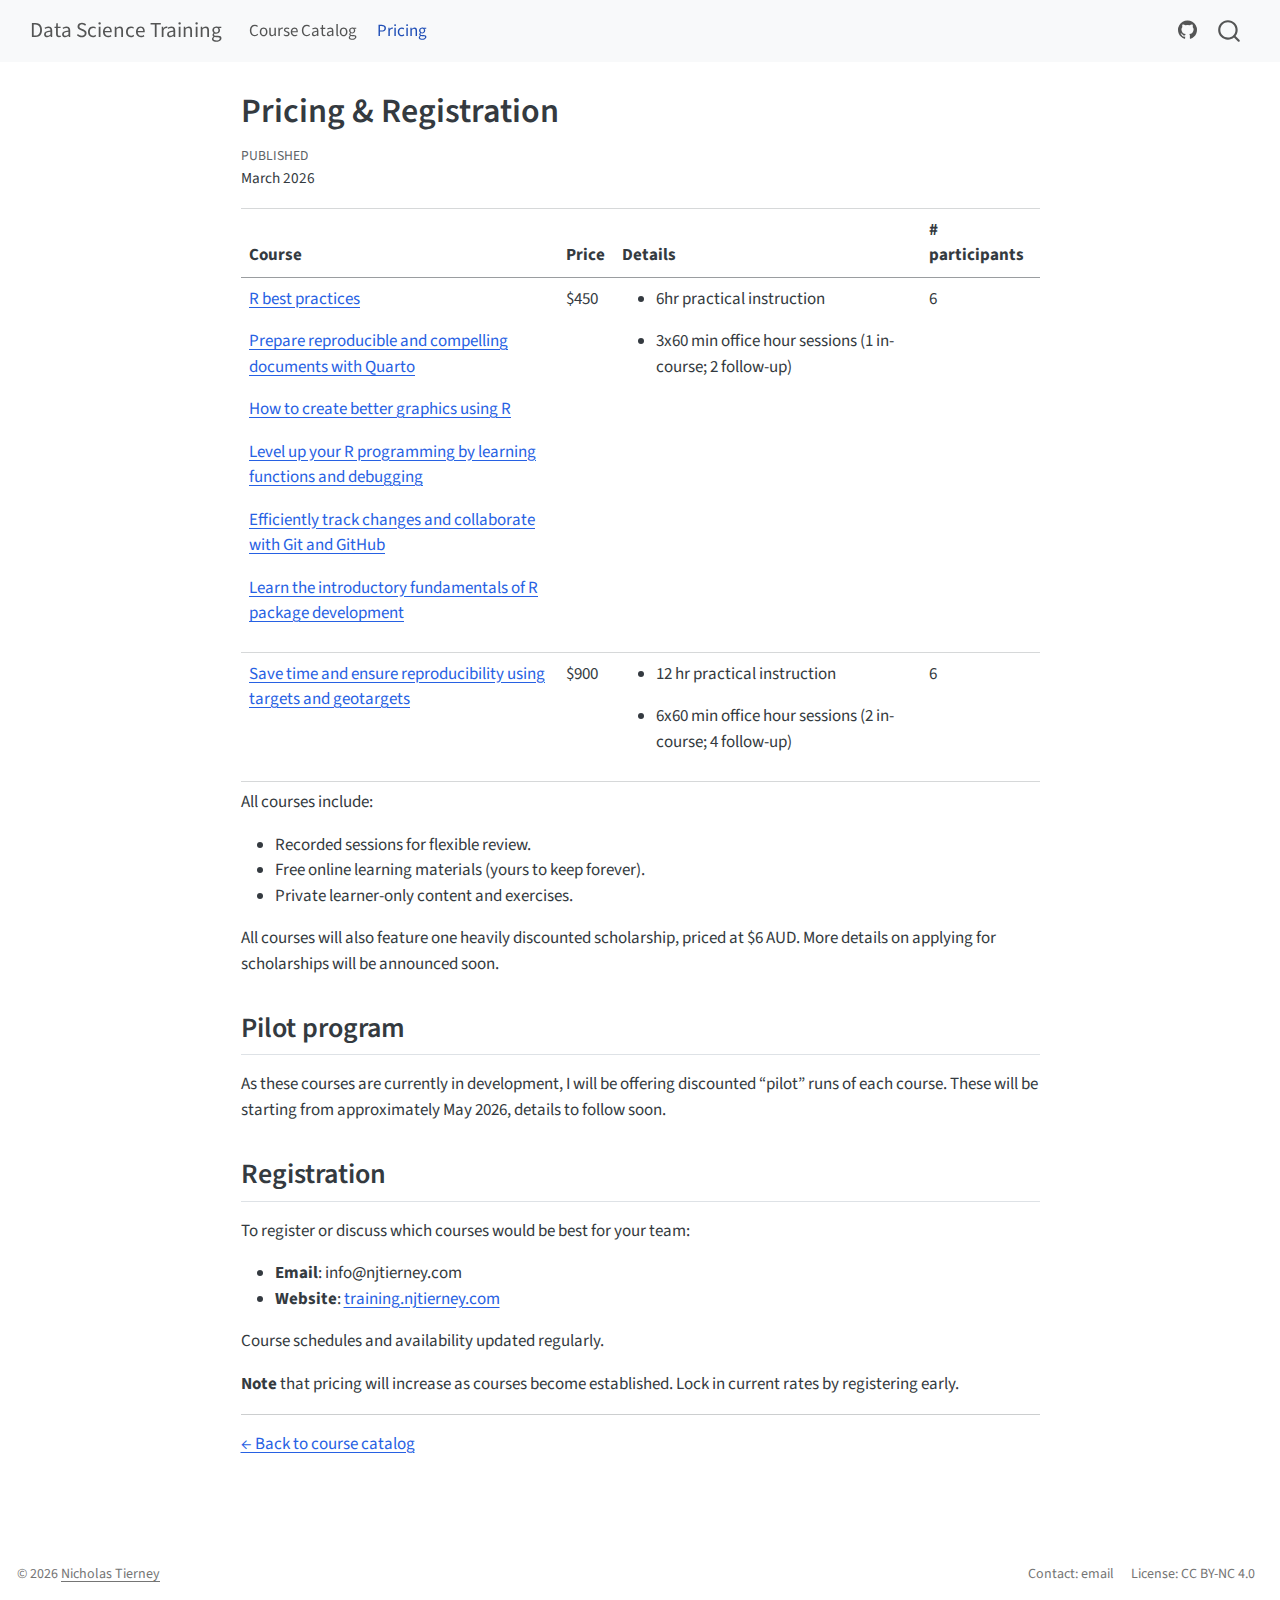
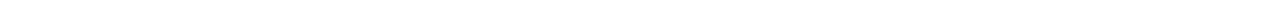
<file: pricing.html>
<!DOCTYPE html>
<html xmlns="http://www.w3.org/1999/xhtml" lang="en" xml:lang="en"><head>

<meta charset="utf-8">
<meta name="generator" content="quarto-1.8.27">

<meta name="viewport" content="width=device-width, initial-scale=1.0, user-scalable=yes">


<title>Pricing &amp; Registration – Data Science Training</title>
<style>
code{white-space: pre-wrap;}
span.smallcaps{font-variant: small-caps;}
div.columns{display: flex; gap: min(4vw, 1.5em);}
div.column{flex: auto; overflow-x: auto;}
div.hanging-indent{margin-left: 1.5em; text-indent: -1.5em;}
ul.task-list{list-style: none;}
ul.task-list li input[type="checkbox"] {
  width: 0.8em;
  margin: 0 0.8em 0.2em -1em; /* quarto-specific, see https://github.com/quarto-dev/quarto-cli/issues/4556 */ 
  vertical-align: middle;
}
</style>


<script src="site_libs/quarto-nav/quarto-nav.js"></script>
<script src="site_libs/quarto-nav/headroom.min.js"></script>
<script src="site_libs/clipboard/clipboard.min.js"></script>
<script src="site_libs/quarto-search/autocomplete.umd.js"></script>
<script src="site_libs/quarto-search/fuse.min.js"></script>
<script src="site_libs/quarto-search/quarto-search.js"></script>
<meta name="quarto:offset" content="./">
<script src="site_libs/quarto-html/quarto.js" type="module"></script>
<script src="site_libs/quarto-html/tabsets/tabsets.js" type="module"></script>
<script src="site_libs/quarto-html/axe/axe-check.js" type="module"></script>
<script src="site_libs/quarto-html/popper.min.js"></script>
<script src="site_libs/quarto-html/tippy.umd.min.js"></script>
<script src="site_libs/quarto-html/anchor.min.js"></script>
<link href="site_libs/quarto-html/tippy.css" rel="stylesheet">
<link href="site_libs/quarto-html/quarto-syntax-highlighting-ed96de9b727972fe78a7b5d16c58bf87.css" rel="stylesheet" id="quarto-text-highlighting-styles">
<script src="site_libs/bootstrap/bootstrap.min.js"></script>
<link href="site_libs/bootstrap/bootstrap-icons.css" rel="stylesheet">
<link href="site_libs/bootstrap/bootstrap-30c9ffef5937f268bca92abf36cd19d1.min.css" rel="stylesheet" append-hash="true" id="quarto-bootstrap" data-mode="light">
<script id="quarto-search-options" type="application/json">{
  "location": "navbar",
  "copy-button": false,
  "collapse-after": 3,
  "panel-placement": "end",
  "type": "overlay",
  "limit": 50,
  "keyboard-shortcut": [
    "f",
    "/",
    "s"
  ],
  "show-item-context": false,
  "language": {
    "search-no-results-text": "No results",
    "search-matching-documents-text": "matching documents",
    "search-copy-link-title": "Copy link to search",
    "search-hide-matches-text": "Hide additional matches",
    "search-more-match-text": "more match in this document",
    "search-more-matches-text": "more matches in this document",
    "search-clear-button-title": "Clear",
    "search-text-placeholder": "",
    "search-detached-cancel-button-title": "Cancel",
    "search-submit-button-title": "Submit",
    "search-label": "Search"
  }
}</script>


</head>

<body class="nav-fixed fullcontent quarto-light">

<div id="quarto-search-results"></div>
  <header id="quarto-header" class="headroom fixed-top">
    <nav class="navbar navbar-expand-lg " data-bs-theme="dark">
      <div class="navbar-container container-fluid">
      <div class="navbar-brand-container mx-auto">
    <a class="navbar-brand" href="./index.html">
    <span class="navbar-title">Data Science Training</span>
    </a>
  </div>
            <div id="quarto-search" class="" title="Search"></div>
          <button class="navbar-toggler" type="button" data-bs-toggle="collapse" data-bs-target="#navbarCollapse" aria-controls="navbarCollapse" role="menu" aria-expanded="false" aria-label="Toggle navigation" onclick="if (window.quartoToggleHeadroom) { window.quartoToggleHeadroom(); }">
  <span class="navbar-toggler-icon"></span>
</button>
          <div class="collapse navbar-collapse" id="navbarCollapse">
            <ul class="navbar-nav navbar-nav-scroll me-auto">
  <li class="nav-item">
    <a class="nav-link" href="./index.html"> 
<span class="menu-text">Course Catalog</span></a>
  </li>  
  <li class="nav-item">
    <a class="nav-link active" href="./pricing.html" aria-current="page"> 
<span class="menu-text">Pricing</span></a>
  </li>  
</ul>
            <ul class="navbar-nav navbar-nav-scroll ms-auto">
  <li class="nav-item compact">
    <a class="nav-link" href="https://github.com/njtierney"> <i class="bi bi-github" role="img">
</i> 
<span class="menu-text"></span></a>
  </li>  
</ul>
          </div> <!-- /navcollapse -->
            <div class="quarto-navbar-tools">
</div>
      </div> <!-- /container-fluid -->
    </nav>
</header>
<!-- content -->
<div id="quarto-content" class="quarto-container page-columns page-rows-contents page-layout-article page-navbar">
<!-- sidebar -->
<!-- margin-sidebar -->
    
<!-- main -->
<main class="content" id="quarto-document-content">

<header id="title-block-header" class="quarto-title-block default">
<div class="quarto-title">
<h1 class="title">Pricing &amp; Registration</h1>
</div>



<div class="quarto-title-meta">

    
    <div>
    <div class="quarto-title-meta-heading">Published</div>
    <div class="quarto-title-meta-contents">
      <p class="date">March 2026</p>
    </div>
  </div>
  
    
  </div>
  


</header>


<table class="caption-top table">
<thead>
<tr class="header">
<th>Course</th>
<th>Price</th>
<th>Details</th>
<th># participants</th>
</tr>
</thead>
<tbody>
<tr class="odd">
<td><p><a href="https://r-best-practices.njtierney.com/">R best practices</a></p>
<p><a href="https://qmd4sci.njtierney.com/">Prepare reproducible and compelling documents with Quarto</a></p>
<p><a href="https://better-vis.njtierney.com/">How to create better graphics using R</a></p>
<p><a href="https://fun2debug.njtierney.com/">Level up your R programming by learning functions and debugging</a></p>
<p><a href="https://gentle-git.njtierney.com/">Efficiently track changes and collaborate with Git and GitHub</a></p>
<p><a href="https://intro2rpkgs.njtierney.com/">Learn the introductory fundamentals of R package development</a></p></td>
<td>$450</td>
<td><ul>
<li><p>6hr practical instruction</p></li>
<li><p>3x60 min office hour sessions (1 in-course; 2 follow-up)</p></li>
</ul></td>
<td>6</td>
</tr>
<tr class="even">
<td><a href="https://gentle-targets.njtierney.com/">Save time and ensure reproducibility using targets and geotargets</a></td>
<td>$900</td>
<td><ul>
<li><p>12 hr practical instruction</p></li>
<li><p>6x60 min office hour sessions (2 in-course; 4 follow-up)</p></li>
</ul></td>
<td>6</td>
</tr>
</tbody>
</table>
<p>All courses include:</p>
<ul>
<li>Recorded sessions for flexible review.</li>
<li>Free online learning materials (yours to keep forever).</li>
<li>Private learner-only content and exercises.</li>
</ul>
<p>All courses will also feature one heavily discounted scholarship, priced at $6 AUD. More details on applying for scholarships will be announced soon.</p>
<section id="pilot-program" class="level2">
<h2 class="anchored" data-anchor-id="pilot-program">Pilot program</h2>
<p>As these courses are currently in development, I will be offering discounted “pilot” runs of each course. These will be starting from approximately May 2026, details to follow soon.</p>
</section>
<section id="registration" class="level2">
<h2 class="anchored" data-anchor-id="registration">Registration</h2>
<p>To register or discuss which courses would be best for your team:</p>
<ul>
<li><strong>Email</strong>: info@njtierney.com</li>
<li><strong>Website</strong>: <a href="https://training.njtierney.com">training.njtierney.com</a></li>
</ul>
<p>Course schedules and availability updated regularly.</p>
<p><strong>Note</strong> that pricing will increase as courses become established. Lock in current rates by registering early.</p>
<hr>
<p><a href="./index.html">← Back to course catalog</a></p>


</section>

</main> <!-- /main -->
<script id="quarto-html-after-body" type="application/javascript">
  window.document.addEventListener("DOMContentLoaded", function (event) {
    const icon = "";
    const anchorJS = new window.AnchorJS();
    anchorJS.options = {
      placement: 'right',
      icon: icon
    };
    anchorJS.add('.anchored');
    const isCodeAnnotation = (el) => {
      for (const clz of el.classList) {
        if (clz.startsWith('code-annotation-')) {                     
          return true;
        }
      }
      return false;
    }
    const onCopySuccess = function(e) {
      // button target
      const button = e.trigger;
      // don't keep focus
      button.blur();
      // flash "checked"
      button.classList.add('code-copy-button-checked');
      var currentTitle = button.getAttribute("title");
      button.setAttribute("title", "Copied!");
      let tooltip;
      if (window.bootstrap) {
        button.setAttribute("data-bs-toggle", "tooltip");
        button.setAttribute("data-bs-placement", "left");
        button.setAttribute("data-bs-title", "Copied!");
        tooltip = new bootstrap.Tooltip(button, 
          { trigger: "manual", 
            customClass: "code-copy-button-tooltip",
            offset: [0, -8]});
        tooltip.show();    
      }
      setTimeout(function() {
        if (tooltip) {
          tooltip.hide();
          button.removeAttribute("data-bs-title");
          button.removeAttribute("data-bs-toggle");
          button.removeAttribute("data-bs-placement");
        }
        button.setAttribute("title", currentTitle);
        button.classList.remove('code-copy-button-checked');
      }, 1000);
      // clear code selection
      e.clearSelection();
    }
    const getTextToCopy = function(trigger) {
      const outerScaffold = trigger.parentElement.cloneNode(true);
      const codeEl = outerScaffold.querySelector('code');
      for (const childEl of codeEl.children) {
        if (isCodeAnnotation(childEl)) {
          childEl.remove();
        }
      }
      return codeEl.innerText;
    }
    const clipboard = new window.ClipboardJS('.code-copy-button:not([data-in-quarto-modal])', {
      text: getTextToCopy
    });
    clipboard.on('success', onCopySuccess);
    if (window.document.getElementById('quarto-embedded-source-code-modal')) {
      const clipboardModal = new window.ClipboardJS('.code-copy-button[data-in-quarto-modal]', {
        text: getTextToCopy,
        container: window.document.getElementById('quarto-embedded-source-code-modal')
      });
      clipboardModal.on('success', onCopySuccess);
    }
      var localhostRegex = new RegExp(/^(?:http|https):\/\/localhost\:?[0-9]*\//);
      var mailtoRegex = new RegExp(/^mailto:/);
        var filterRegex = new RegExp("https:\/\/training\.njtierney\.com");
      var isInternal = (href) => {
          return filterRegex.test(href) || localhostRegex.test(href) || mailtoRegex.test(href);
      }
      // Inspect non-navigation links and adorn them if external
     var links = window.document.querySelectorAll('a[href]:not(.nav-link):not(.navbar-brand):not(.toc-action):not(.sidebar-link):not(.sidebar-item-toggle):not(.pagination-link):not(.no-external):not([aria-hidden]):not(.dropdown-item):not(.quarto-navigation-tool):not(.about-link)');
      for (var i=0; i<links.length; i++) {
        const link = links[i];
        if (!isInternal(link.href)) {
          // undo the damage that might have been done by quarto-nav.js in the case of
          // links that we want to consider external
          if (link.dataset.originalHref !== undefined) {
            link.href = link.dataset.originalHref;
          }
            // target, if specified
            link.setAttribute("target", "_blank");
            if (link.getAttribute("rel") === null) {
              link.setAttribute("rel", "noopener");
            }
        }
      }
    function tippyHover(el, contentFn, onTriggerFn, onUntriggerFn) {
      const config = {
        allowHTML: true,
        maxWidth: 500,
        delay: 100,
        arrow: false,
        appendTo: function(el) {
            return el.parentElement;
        },
        interactive: true,
        interactiveBorder: 10,
        theme: 'quarto',
        placement: 'bottom-start',
      };
      if (contentFn) {
        config.content = contentFn;
      }
      if (onTriggerFn) {
        config.onTrigger = onTriggerFn;
      }
      if (onUntriggerFn) {
        config.onUntrigger = onUntriggerFn;
      }
      window.tippy(el, config); 
    }
    const noterefs = window.document.querySelectorAll('a[role="doc-noteref"]');
    for (var i=0; i<noterefs.length; i++) {
      const ref = noterefs[i];
      tippyHover(ref, function() {
        // use id or data attribute instead here
        let href = ref.getAttribute('data-footnote-href') || ref.getAttribute('href');
        try { href = new URL(href).hash; } catch {}
        const id = href.replace(/^#\/?/, "");
        const note = window.document.getElementById(id);
        if (note) {
          return note.innerHTML;
        } else {
          return "";
        }
      });
    }
    const xrefs = window.document.querySelectorAll('a.quarto-xref');
    const processXRef = (id, note) => {
      // Strip column container classes
      const stripColumnClz = (el) => {
        el.classList.remove("page-full", "page-columns");
        if (el.children) {
          for (const child of el.children) {
            stripColumnClz(child);
          }
        }
      }
      stripColumnClz(note)
      if (id === null || id.startsWith('sec-')) {
        // Special case sections, only their first couple elements
        const container = document.createElement("div");
        if (note.children && note.children.length > 2) {
          container.appendChild(note.children[0].cloneNode(true));
          for (let i = 1; i < note.children.length; i++) {
            const child = note.children[i];
            if (child.tagName === "P" && child.innerText === "") {
              continue;
            } else {
              container.appendChild(child.cloneNode(true));
              break;
            }
          }
          if (window.Quarto?.typesetMath) {
            window.Quarto.typesetMath(container);
          }
          return container.innerHTML
        } else {
          if (window.Quarto?.typesetMath) {
            window.Quarto.typesetMath(note);
          }
          return note.innerHTML;
        }
      } else {
        // Remove any anchor links if they are present
        const anchorLink = note.querySelector('a.anchorjs-link');
        if (anchorLink) {
          anchorLink.remove();
        }
        if (window.Quarto?.typesetMath) {
          window.Quarto.typesetMath(note);
        }
        if (note.classList.contains("callout")) {
          return note.outerHTML;
        } else {
          return note.innerHTML;
        }
      }
    }
    for (var i=0; i<xrefs.length; i++) {
      const xref = xrefs[i];
      tippyHover(xref, undefined, function(instance) {
        instance.disable();
        let url = xref.getAttribute('href');
        let hash = undefined; 
        if (url.startsWith('#')) {
          hash = url;
        } else {
          try { hash = new URL(url).hash; } catch {}
        }
        if (hash) {
          const id = hash.replace(/^#\/?/, "");
          const note = window.document.getElementById(id);
          if (note !== null) {
            try {
              const html = processXRef(id, note.cloneNode(true));
              instance.setContent(html);
            } finally {
              instance.enable();
              instance.show();
            }
          } else {
            // See if we can fetch this
            fetch(url.split('#')[0])
            .then(res => res.text())
            .then(html => {
              const parser = new DOMParser();
              const htmlDoc = parser.parseFromString(html, "text/html");
              const note = htmlDoc.getElementById(id);
              if (note !== null) {
                const html = processXRef(id, note);
                instance.setContent(html);
              } 
            }).finally(() => {
              instance.enable();
              instance.show();
            });
          }
        } else {
          // See if we can fetch a full url (with no hash to target)
          // This is a special case and we should probably do some content thinning / targeting
          fetch(url)
          .then(res => res.text())
          .then(html => {
            const parser = new DOMParser();
            const htmlDoc = parser.parseFromString(html, "text/html");
            const note = htmlDoc.querySelector('main.content');
            if (note !== null) {
              // This should only happen for chapter cross references
              // (since there is no id in the URL)
              // remove the first header
              if (note.children.length > 0 && note.children[0].tagName === "HEADER") {
                note.children[0].remove();
              }
              const html = processXRef(null, note);
              instance.setContent(html);
            } 
          }).finally(() => {
            instance.enable();
            instance.show();
          });
        }
      }, function(instance) {
      });
    }
        let selectedAnnoteEl;
        const selectorForAnnotation = ( cell, annotation) => {
          let cellAttr = 'data-code-cell="' + cell + '"';
          let lineAttr = 'data-code-annotation="' +  annotation + '"';
          const selector = 'span[' + cellAttr + '][' + lineAttr + ']';
          return selector;
        }
        const selectCodeLines = (annoteEl) => {
          const doc = window.document;
          const targetCell = annoteEl.getAttribute("data-target-cell");
          const targetAnnotation = annoteEl.getAttribute("data-target-annotation");
          const annoteSpan = window.document.querySelector(selectorForAnnotation(targetCell, targetAnnotation));
          const lines = annoteSpan.getAttribute("data-code-lines").split(",");
          const lineIds = lines.map((line) => {
            return targetCell + "-" + line;
          })
          let top = null;
          let height = null;
          let parent = null;
          if (lineIds.length > 0) {
              //compute the position of the single el (top and bottom and make a div)
              const el = window.document.getElementById(lineIds[0]);
              top = el.offsetTop;
              height = el.offsetHeight;
              parent = el.parentElement.parentElement;
            if (lineIds.length > 1) {
              const lastEl = window.document.getElementById(lineIds[lineIds.length - 1]);
              const bottom = lastEl.offsetTop + lastEl.offsetHeight;
              height = bottom - top;
            }
            if (top !== null && height !== null && parent !== null) {
              // cook up a div (if necessary) and position it 
              let div = window.document.getElementById("code-annotation-line-highlight");
              if (div === null) {
                div = window.document.createElement("div");
                div.setAttribute("id", "code-annotation-line-highlight");
                div.style.position = 'absolute';
                parent.appendChild(div);
              }
              div.style.top = top - 2 + "px";
              div.style.height = height + 4 + "px";
              div.style.left = 0;
              let gutterDiv = window.document.getElementById("code-annotation-line-highlight-gutter");
              if (gutterDiv === null) {
                gutterDiv = window.document.createElement("div");
                gutterDiv.setAttribute("id", "code-annotation-line-highlight-gutter");
                gutterDiv.style.position = 'absolute';
                const codeCell = window.document.getElementById(targetCell);
                const gutter = codeCell.querySelector('.code-annotation-gutter');
                gutter.appendChild(gutterDiv);
              }
              gutterDiv.style.top = top - 2 + "px";
              gutterDiv.style.height = height + 4 + "px";
            }
            selectedAnnoteEl = annoteEl;
          }
        };
        const unselectCodeLines = () => {
          const elementsIds = ["code-annotation-line-highlight", "code-annotation-line-highlight-gutter"];
          elementsIds.forEach((elId) => {
            const div = window.document.getElementById(elId);
            if (div) {
              div.remove();
            }
          });
          selectedAnnoteEl = undefined;
        };
          // Handle positioning of the toggle
      window.addEventListener(
        "resize",
        throttle(() => {
          elRect = undefined;
          if (selectedAnnoteEl) {
            selectCodeLines(selectedAnnoteEl);
          }
        }, 10)
      );
      function throttle(fn, ms) {
      let throttle = false;
      let timer;
        return (...args) => {
          if(!throttle) { // first call gets through
              fn.apply(this, args);
              throttle = true;
          } else { // all the others get throttled
              if(timer) clearTimeout(timer); // cancel #2
              timer = setTimeout(() => {
                fn.apply(this, args);
                timer = throttle = false;
              }, ms);
          }
        };
      }
        // Attach click handler to the DT
        const annoteDls = window.document.querySelectorAll('dt[data-target-cell]');
        for (const annoteDlNode of annoteDls) {
          annoteDlNode.addEventListener('click', (event) => {
            const clickedEl = event.target;
            if (clickedEl !== selectedAnnoteEl) {
              unselectCodeLines();
              const activeEl = window.document.querySelector('dt[data-target-cell].code-annotation-active');
              if (activeEl) {
                activeEl.classList.remove('code-annotation-active');
              }
              selectCodeLines(clickedEl);
              clickedEl.classList.add('code-annotation-active');
            } else {
              // Unselect the line
              unselectCodeLines();
              clickedEl.classList.remove('code-annotation-active');
            }
          });
        }
    const findCites = (el) => {
      const parentEl = el.parentElement;
      if (parentEl) {
        const cites = parentEl.dataset.cites;
        if (cites) {
          return {
            el,
            cites: cites.split(' ')
          };
        } else {
          return findCites(el.parentElement)
        }
      } else {
        return undefined;
      }
    };
    var bibliorefs = window.document.querySelectorAll('a[role="doc-biblioref"]');
    for (var i=0; i<bibliorefs.length; i++) {
      const ref = bibliorefs[i];
      const citeInfo = findCites(ref);
      if (citeInfo) {
        tippyHover(citeInfo.el, function() {
          var popup = window.document.createElement('div');
          citeInfo.cites.forEach(function(cite) {
            var citeDiv = window.document.createElement('div');
            citeDiv.classList.add('hanging-indent');
            citeDiv.classList.add('csl-entry');
            var biblioDiv = window.document.getElementById('ref-' + cite);
            if (biblioDiv) {
              citeDiv.innerHTML = biblioDiv.innerHTML;
            }
            popup.appendChild(citeDiv);
          });
          return popup.innerHTML;
        });
      }
    }
  });
  </script>
</div> <!-- /content -->
<footer class="footer">
  <div class="nav-footer">
    <div class="nav-footer-left">
<p>© 2026 <a href="https://www.njtierney.com">Nicholas Tierney</a></p>
</div>   
    <div class="nav-footer-center">
      &nbsp;
    </div>
    <div class="nav-footer-right">
      <ul class="footer-items list-unstyled">
    <li class="nav-item">
    <a class="nav-link" href="mailto:info@njtierney.com">
<p>Contact: email</p>
</a>
  </li>  
    <li class="nav-item">
    <a class="nav-link" href="https://creativecommons.org/licenses/by-nc/4.0/">
<p>License: CC BY-NC 4.0</p>
</a>
  </li>  
</ul>
    </div>
  </div>
</footer>




</body></html>
</file>
<file: site_libs/quarto-html/tippy.css>
.tippy-box[data-animation=fade][data-state=hidden]{opacity:0}[data-tippy-root]{max-width:calc(100vw - 10px)}.tippy-box{position:relative;background-color:#333;color:#fff;border-radius:4px;font-size:14px;line-height:1.4;white-space:normal;outline:0;transition-property:transform,visibility,opacity}.tippy-box[data-placement^=top]>.tippy-arrow{bottom:0}.tippy-box[data-placement^=top]>.tippy-arrow:before{bottom:-7px;left:0;border-width:8px 8px 0;border-top-color:initial;transform-origin:center top}.tippy-box[data-placement^=bottom]>.tippy-arrow{top:0}.tippy-box[data-placement^=bottom]>.tippy-arrow:before{top:-7px;left:0;border-width:0 8px 8px;border-bottom-color:initial;transform-origin:center bottom}.tippy-box[data-placement^=left]>.tippy-arrow{right:0}.tippy-box[data-placement^=left]>.tippy-arrow:before{border-width:8px 0 8px 8px;border-left-color:initial;right:-7px;transform-origin:center left}.tippy-box[data-placement^=right]>.tippy-arrow{left:0}.tippy-box[data-placement^=right]>.tippy-arrow:before{left:-7px;border-width:8px 8px 8px 0;border-right-color:initial;transform-origin:center right}.tippy-box[data-inertia][data-state=visible]{transition-timing-function:cubic-bezier(.54,1.5,.38,1.11)}.tippy-arrow{width:16px;height:16px;color:#333}.tippy-arrow:before{content:"";position:absolute;border-color:transparent;border-style:solid}.tippy-content{position:relative;padding:5px 9px;z-index:1}
</file>
<file: site_libs/quarto-html/quarto-syntax-highlighting-ed96de9b727972fe78a7b5d16c58bf87.css>
/* quarto syntax highlight colors */
:root {
  --quarto-hl-ot-color: #003B4F;
  --quarto-hl-at-color: #657422;
  --quarto-hl-ss-color: #20794D;
  --quarto-hl-an-color: #5E5E5E;
  --quarto-hl-fu-color: #4758AB;
  --quarto-hl-st-color: #20794D;
  --quarto-hl-cf-color: #003B4F;
  --quarto-hl-op-color: #5E5E5E;
  --quarto-hl-er-color: #AD0000;
  --quarto-hl-bn-color: #AD0000;
  --quarto-hl-al-color: #AD0000;
  --quarto-hl-va-color: #111111;
  --quarto-hl-bu-color: inherit;
  --quarto-hl-ex-color: inherit;
  --quarto-hl-pp-color: #AD0000;
  --quarto-hl-in-color: #5E5E5E;
  --quarto-hl-vs-color: #20794D;
  --quarto-hl-wa-color: #5E5E5E;
  --quarto-hl-do-color: #5E5E5E;
  --quarto-hl-im-color: #00769E;
  --quarto-hl-ch-color: #20794D;
  --quarto-hl-dt-color: #AD0000;
  --quarto-hl-fl-color: #AD0000;
  --quarto-hl-co-color: #5E5E5E;
  --quarto-hl-cv-color: #5E5E5E;
  --quarto-hl-cn-color: #8f5902;
  --quarto-hl-sc-color: #5E5E5E;
  --quarto-hl-dv-color: #AD0000;
  --quarto-hl-kw-color: #003B4F;
}

/* other quarto variables */
:root {
  --quarto-font-monospace: SFMono-Regular, Menlo, Monaco, Consolas, "Liberation Mono", "Courier New", monospace;
}

/* syntax highlight based on Pandoc's rules */
pre > code.sourceCode > span {
  color: #003B4F;
}

code.sourceCode > span {
  color: #003B4F;
}

div.sourceCode,
div.sourceCode pre.sourceCode {
  color: #003B4F;
}

/* Normal */
code span {
  color: #003B4F;
}

/* Alert */
code span.al {
  color: #AD0000;
  font-style: inherit;
}

/* Annotation */
code span.an {
  color: #5E5E5E;
  font-style: inherit;
}

/* Attribute */
code span.at {
  color: #657422;
  font-style: inherit;
}

/* BaseN */
code span.bn {
  color: #AD0000;
  font-style: inherit;
}

/* BuiltIn */
code span.bu {
  font-style: inherit;
}

/* ControlFlow */
code span.cf {
  color: #003B4F;
  font-weight: bold;
  font-style: inherit;
}

/* Char */
code span.ch {
  color: #20794D;
  font-style: inherit;
}

/* Constant */
code span.cn {
  color: #8f5902;
  font-style: inherit;
}

/* Comment */
code span.co {
  color: #5E5E5E;
  font-style: inherit;
}

/* CommentVar */
code span.cv {
  color: #5E5E5E;
  font-style: italic;
}

/* Documentation */
code span.do {
  color: #5E5E5E;
  font-style: italic;
}

/* DataType */
code span.dt {
  color: #AD0000;
  font-style: inherit;
}

/* DecVal */
code span.dv {
  color: #AD0000;
  font-style: inherit;
}

/* Error */
code span.er {
  color: #AD0000;
  font-style: inherit;
}

/* Extension */
code span.ex {
  font-style: inherit;
}

/* Float */
code span.fl {
  color: #AD0000;
  font-style: inherit;
}

/* Function */
code span.fu {
  color: #4758AB;
  font-style: inherit;
}

/* Import */
code span.im {
  color: #00769E;
  font-style: inherit;
}

/* Information */
code span.in {
  color: #5E5E5E;
  font-style: inherit;
}

/* Keyword */
code span.kw {
  color: #003B4F;
  font-weight: bold;
  font-style: inherit;
}

/* Operator */
code span.op {
  color: #5E5E5E;
  font-style: inherit;
}

/* Other */
code span.ot {
  color: #003B4F;
  font-style: inherit;
}

/* Preprocessor */
code span.pp {
  color: #AD0000;
  font-style: inherit;
}

/* SpecialChar */
code span.sc {
  color: #5E5E5E;
  font-style: inherit;
}

/* SpecialString */
code span.ss {
  color: #20794D;
  font-style: inherit;
}

/* String */
code span.st {
  color: #20794D;
  font-style: inherit;
}

/* Variable */
code span.va {
  color: #111111;
  font-style: inherit;
}

/* VerbatimString */
code span.vs {
  color: #20794D;
  font-style: inherit;
}

/* Warning */
code span.wa {
  color: #5E5E5E;
  font-style: italic;
}

.prevent-inlining {
  content: "</";
}

/*# sourceMappingURL=0920dd6d7437995b8cdf7429764427b1.css.map */
</file>
